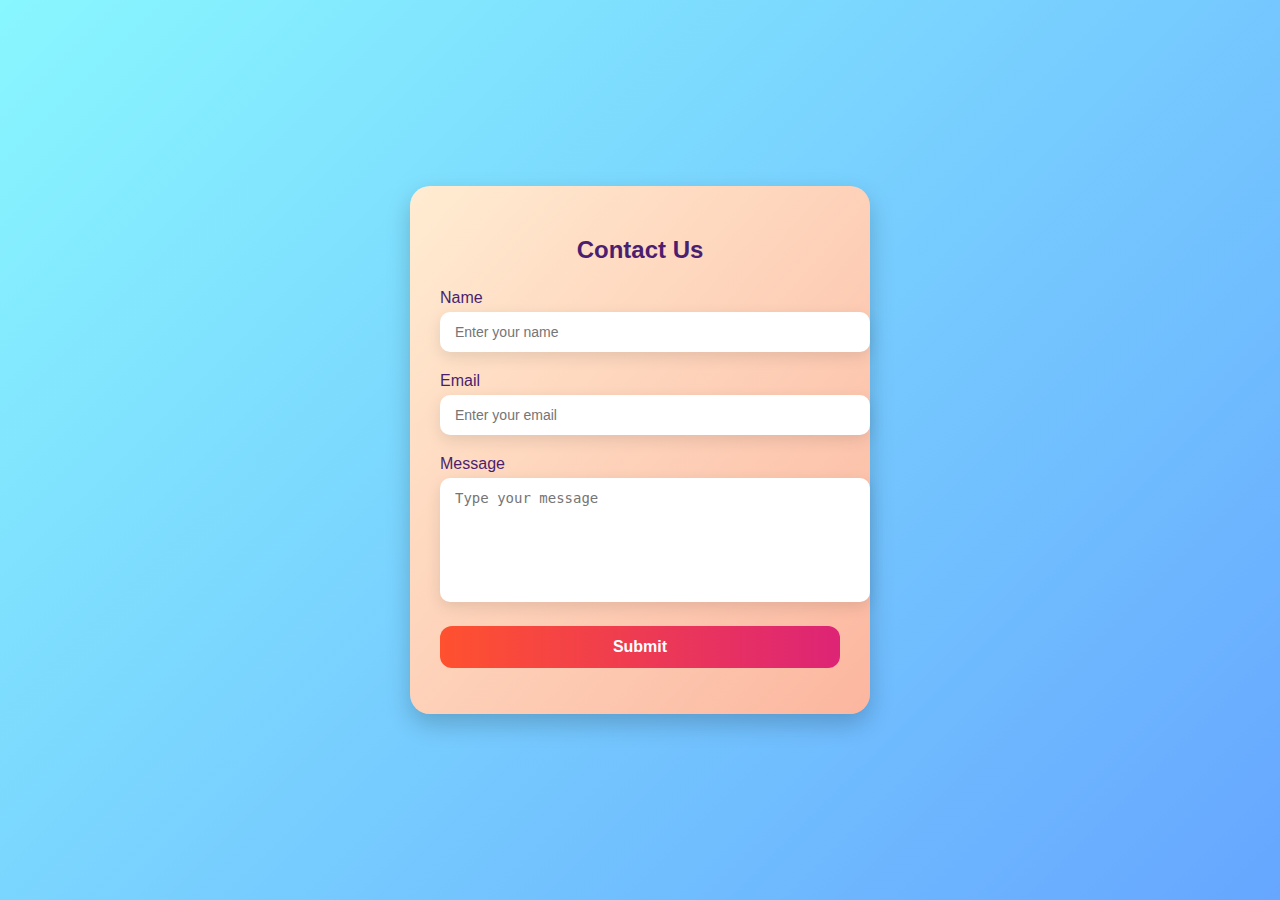
<file: index.html>
<!DOCTYPE html>
<html lang="en">
<head>
    <meta charset="UTF-8">
    <meta name="viewport" content="width=device-width, initial-scale=1.0">
 <title>Contact Form</title>
    <link rel="stylesheet" href="style.css">
</head>
<body>
    <div class="container">
        <h2>Contact Us</h2>
        <form id="contactForm" novalidate>
            <div class="form-group">
                <label for="name">Name</label>
          <input type="text" id="name" name="name" placeholder="Enter your name">
                <span class="error" id="nameError"></span>
            </div>

            <div class="form-group">
                <label for="email">Email</label>
            <input type="text" id="email" name="email" placeholder="Enter your email">
                <span class="error" id="emailError"></span>
            </div>

            <div class="form-group">
                <label for="message">Message</label>
                <textarea id="message" name="message" placeholder="Type your message"></textarea>
                <span class="error" id="messageError"></span>
            </div>

            <button type="submit">Submit</button>
          <p class="success" id="successMsg"></p>
        </form>
    </div>

    <script src="script.js"></script>
</body>
</html>
</file>
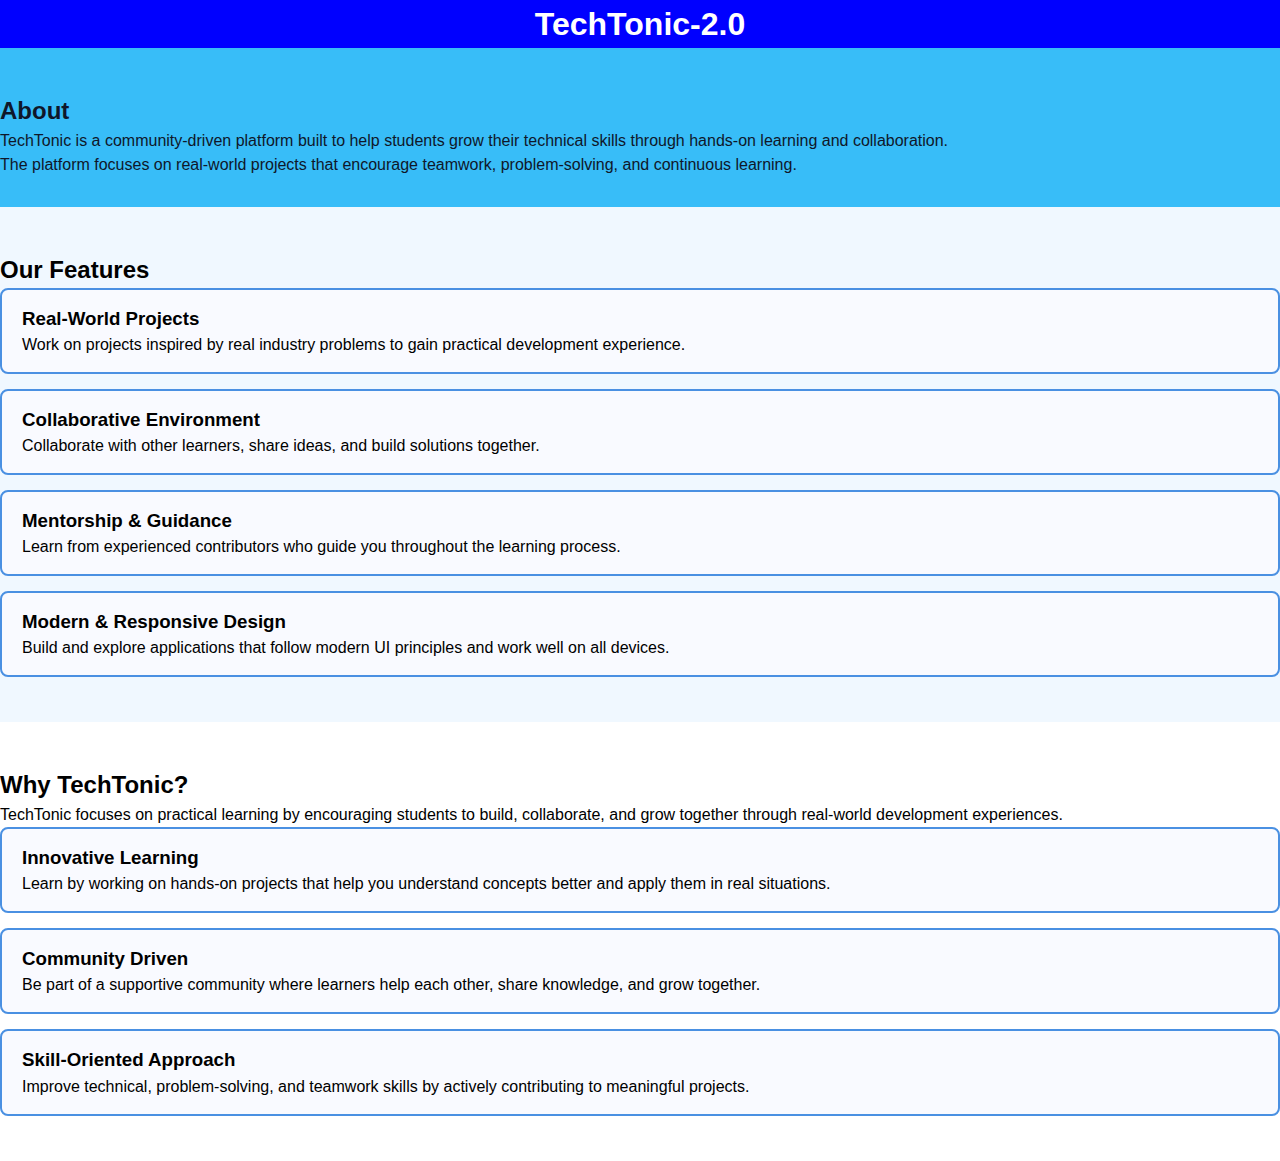
<file: contributors/IIT2025077/index.html>
<!DOCTYPE html>
<html lang="en">
  <head>
    <meta charset="UTF-8" />
    <meta name="viewport" content="width=device-width, initial-scale=1.0" />
    <title>Task 01 - Landing Section</title>
    <link rel="stylesheet" href="./style.css" />
  </head>
  <body>
    <!-- Existing content -->

    <!-- TODO: Add your new section below -->
     <div>
    <Header>
        <h1>TechTonic-2.0</h1>
     </Header>
     </div>
     <div>
     <Section class="About">
        <h2>About</h2>
        <p>TechTonic is a community-driven platform built to help students grow their technical skills through hands-on learning and collaboration.</p>
        <p>The platform focuses on real-world projects that encourage teamwork, problem-solving, and continuous learning.</p>
     </Section>
     <Section class="Features">
        <h2>Our Features</h2>
        <div>
            <h3>Real-World Projects</h3>
            <p>Work on projects inspired by real industry problems to gain practical development experience.</p>
        </div>
        <div>
        <h3>Collaborative Environment</h3>
        <p>Collaborate with other learners, share ideas, and build solutions together.</p>
        </div>
        <div>
            <h3>Mentorship & Guidance</h3>
            <p>Learn from experienced contributors who guide you throughout the learning process.</p>
        </div>
        <div>
            <h3>Modern & Responsive Design</h3>
            <p>Build and explore applications that follow modern UI principles and work well on all devices.</p>
        </div>
     </Section>
     </div>
     <Section class="Why">
        <h2>Why TechTonic?</h2>
        <p>TechTonic focuses on practical learning by encouraging students to build, collaborate, and grow together through real-world development experiences.</p>
        <article>
        <h3>Innovative Learning</h3>
        <p>
        Learn by working on hands-on projects that help you understand concepts
        better and apply them in real situations.
        </p>
        </article>
        <article>
        <h3>Community Driven</h3>
        <p>
        Be part of a supportive community where learners help each other, share knowledge, and grow together.
        </p>
        </article>
        <article>
        <h3>Skill-Oriented Approach</h3>
        <p>
        Improve technical, problem-solving, and teamwork skills by actively contributing to meaningful projects.
        </p>
        </article>
     </Section>
  </body>
</html>
</file>
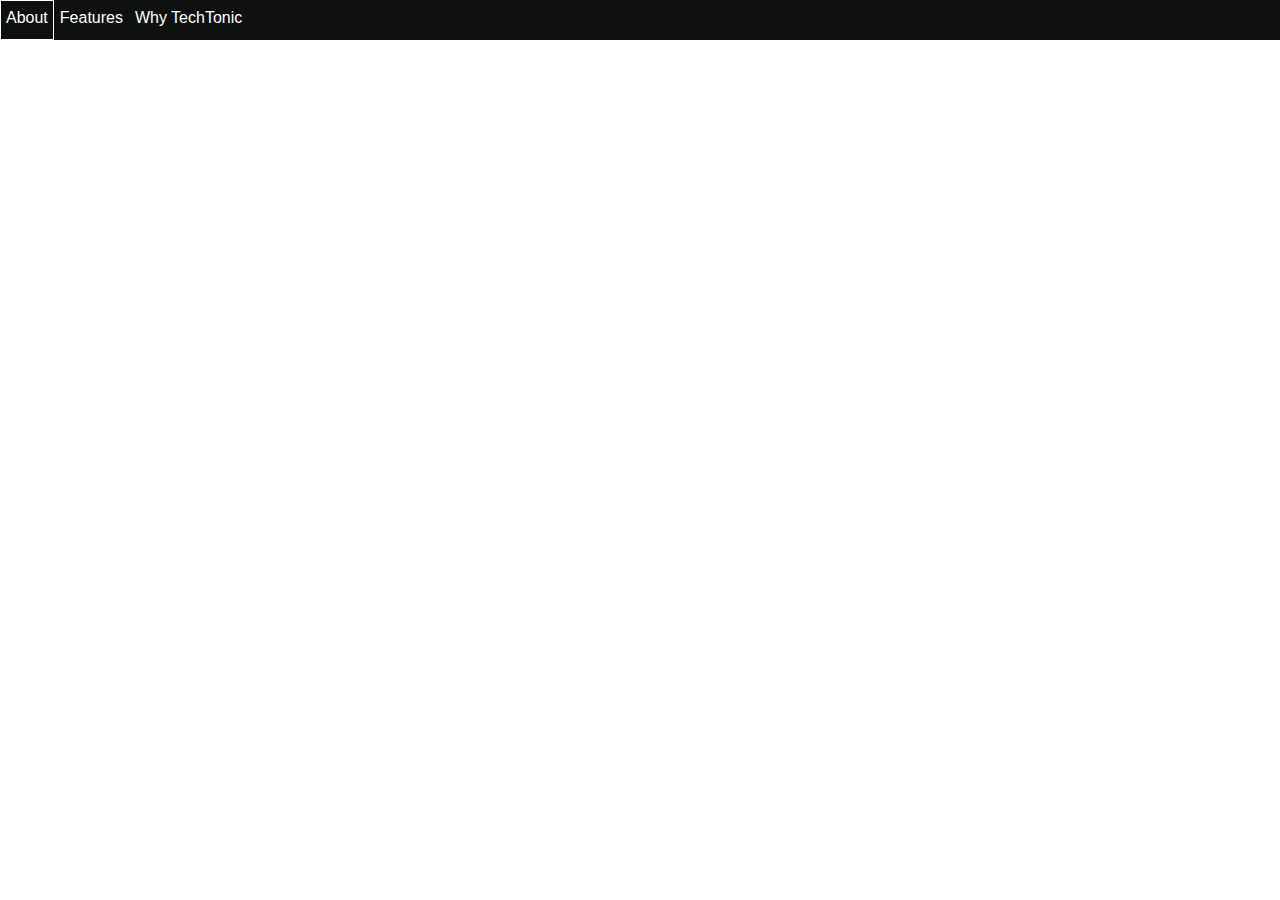
<file: contributors/IIT2025077/task-01/index.html>
<!DOCTYPE html>
<html lang="en">
  <head>
    <meta charset="UTF-8" />
    <meta name="viewport" content="width=device-width, initial-scale=1.0" />
    <title>Task 01 - Landing Section</title>
    <link rel="stylesheet" href="./style.css">
  </head>
  <body>
    <!-- Existing content -->
    
    <!-- TODO: Add your new section below -->
     <header>
        <div class="navbar">
            <div class="About border">
                <section><a href="About.html">About</a></section>
            </div>
            <div class="Features border">
                <section><a href="Features.html">Features</a></section>
            </div>
            <div class="WhyTechTonic border">
                <section><a href="Why_Techtonic.html">Why TechTonic</a></section>
            </div>
        
        </div>
     </header>
  </body>
</html>
</file>
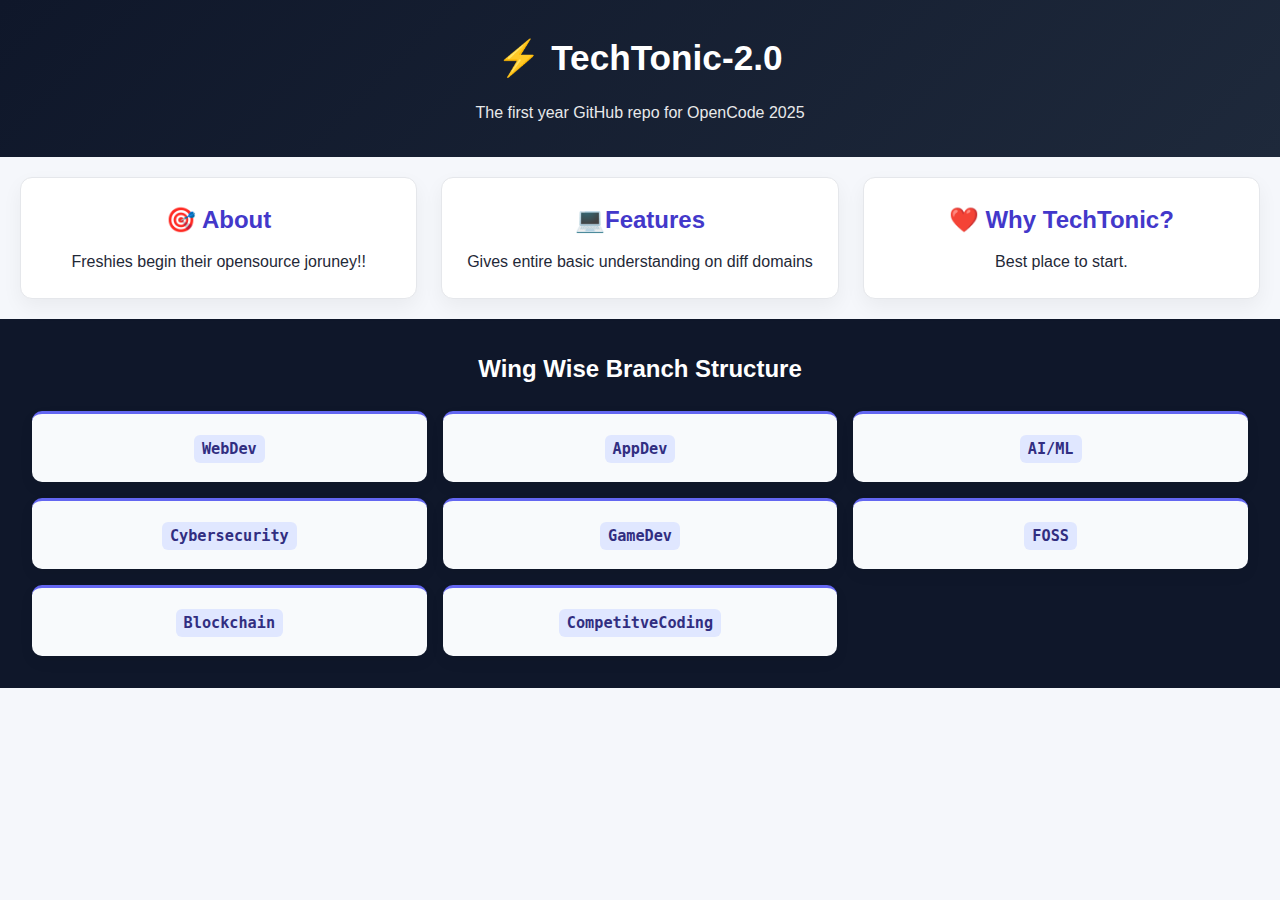
<file: webdev/contributors/IIT2025003/index.html>
<!DOCTYPE html>
<html lang="en">
  <head>
    <meta charset="UTF-8" />
    <meta name="viewport" content="width=device-width, initial-scale=1.0" />
    <title>Task 01 - Landing Section</title>
    <link rel="stylesheet" href="style.css"/>
  </head>
  <body>
    <!-- Existing content -->
     <header class="main-header">
        <h1> ⚡ TechTonic-2.0</h1>
        <p>The first year GitHub repo for OpenCode 2025</p>
     </header>

     <section class="overview">
        <article>
            <h2>🎯 About</h2>
            <p>Freshies begin their opensource joruney!!</p>
        </article>

        <article>
            <h2>💻Features</h2>
            <p>Gives entire basic understanding on diff domains</p>
        </article>

        <article>
            <h2>❤️ Why TechTonic?</h2>
            <p>Best place to start.</p>
        </article>
     </section>


    <section class="sub-domains">
        <header>
            <h2>Wing Wise Branch Structure</h2>
        </header>

        <div class="card">
            <article>
                <h3><code>WebDev</code></h3>
            </article>

            <article>
                <h3><code>AppDev</code></h3>
            </article>

            <article>
                <h3><code>AI/ML</code></h3>
            </article>

            <article>
                <h3><code>Cybersecurity</code></h3>
            </article>


            <article>
                <h3><code>GameDev</code></h3>
            </article>

            <article>
                <h3><code>FOSS</code></h3>
            </article>

            <article>
                <h3><code>Blockchain</code></h3>
            </article>

            <article>
                <h3><code>CompetitveCoding</code></h3>
            </article>
        </div>

    </section>



    <!-- TODO: Add your new section below -->
  </body>
</html>
</file>
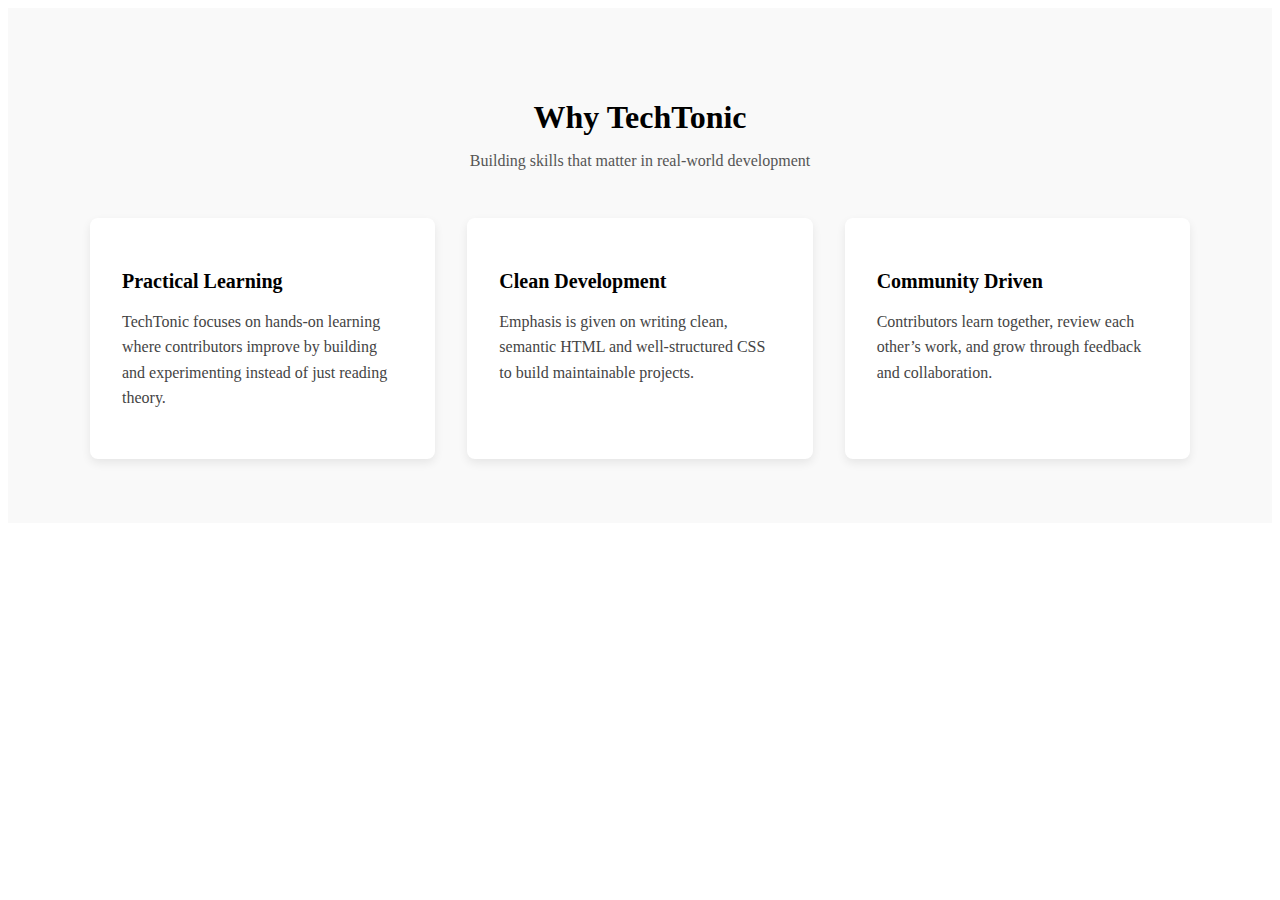
<file: webdev/contributors/2501010346/task-01/index.html>
<!DOCTYPE html>
<html lang="en">
<head>
  <meta charset="UTF-8">
  <meta http-equiv="X-UA-Compatible" content="IE=edge">
  <meta name="viewport" content="width=device-width, initial-scale=1.0">
  <title>Document</title>
  <link rel="stylesheet" href="index.css">
</head>
<body>
  <section class="about-section">
  <header class="about-header">
    <h2>Why TechTonic</h2>
    <p>Building skills that matter in real-world development</p>
  </header>
  <div class="about-content">
    <article class="about-card">
      <h3>Practical Learning</h3>
      <p>
        TechTonic focuses on hands-on learning where contributors improve by
        building and experimenting instead of just reading theory.
      </p>
    </article>
    <article class="about-card">
      <h3>Clean Development</h3>
      <p>
        Emphasis is given on writing clean, semantic HTML and well-structured CSS
        to build maintainable projects.
      </p>
    </article>
    <article class="about-card">
      <h3>Community Driven</h3>
      <p>
        Contributors learn together, review each other’s work, and grow through
        feedback and collaboration.
      </p>
    </article>
  </div>
</section>
</body>
</html>
</file>
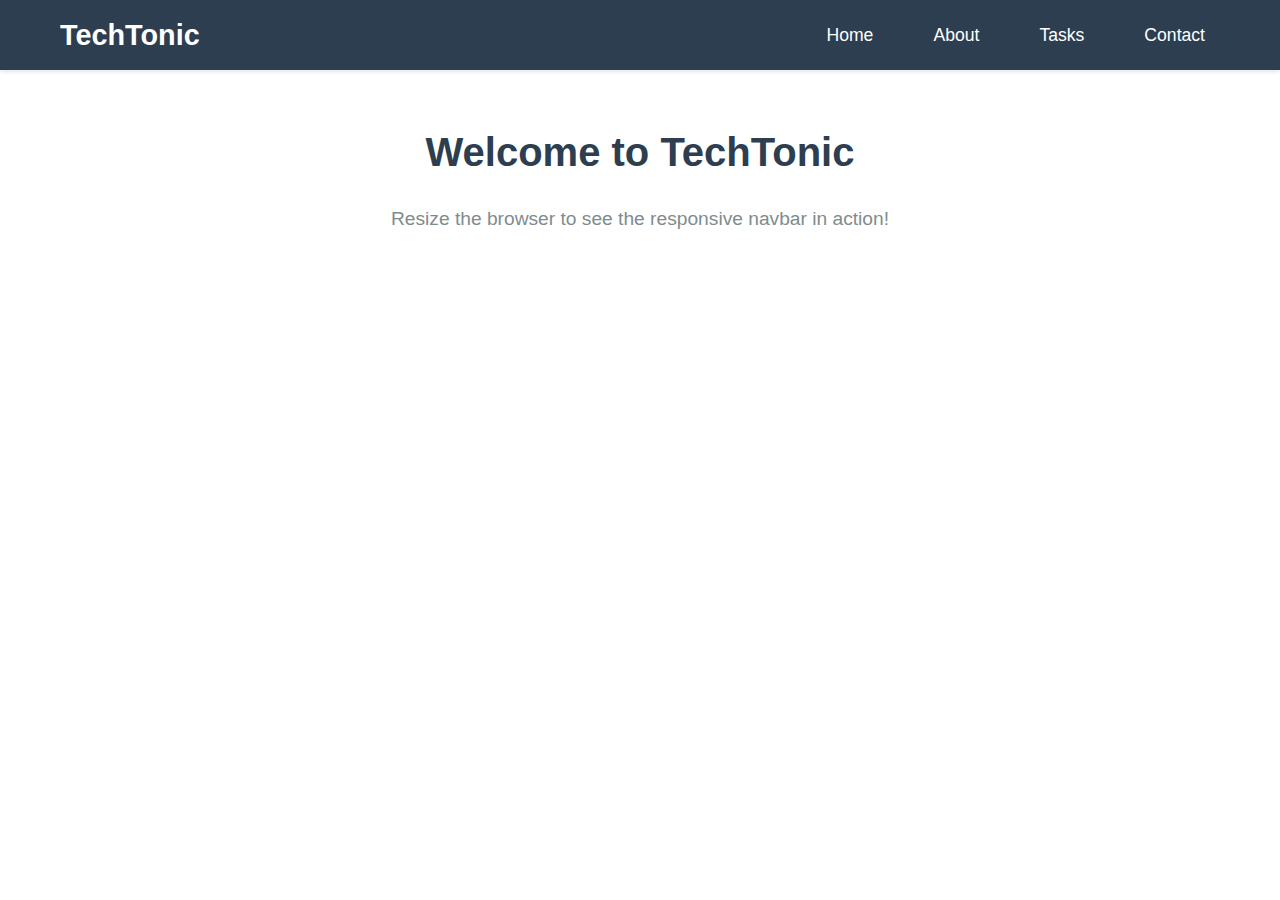
<file: webdev/contributors/A2305225427/task-02/index.html>
<!DOCTYPE html>
<html lang="en">
<head>
    <meta charset="UTF-8">
    <meta name="viewport" content="width=device-width, initial-scale=1.0">
    <title>TechTonic - Responsive Navbar</title>
    <link rel="stylesheet" href="style.css">
</head>
<body>
    <nav class="navbar">
        <div class="nav-container">
            <!-- Logo/Brand -->
            <div class="nav-brand">
                <h2>TechTonic</h2>
            </div>

            <!-- Navigation Links -->
            <ul class="nav-menu">
                <li class="nav-item">
                    <a href="#home" class="nav-link">Home</a>
                </li>
                <li class="nav-item">
                    <a href="#about" class="nav-link">About</a>
                </li>
                <li class="nav-item">
                    <a href="#tasks" class="nav-link">Tasks</a>
                </li>
                <li class="nav-item">
                    <a href="#contact" class="nav-link">Contact</a>
                </li>
            </ul>

            <!-- Hamburger Menu Icon -->
            <div class="hamburger">
                <span class="bar"></span>
                <span class="bar"></span>
                <span class="bar"></span>
            </div>
        </div>
    </nav>

    <!-- Demo Content -->
    <main class="content">
        <h1>Welcome to TechTonic</h1>
        <p>Resize the browser to see the responsive navbar in action!</p>
    </main>

    <script src="script.js"></script>
</body>
</html>
</file>
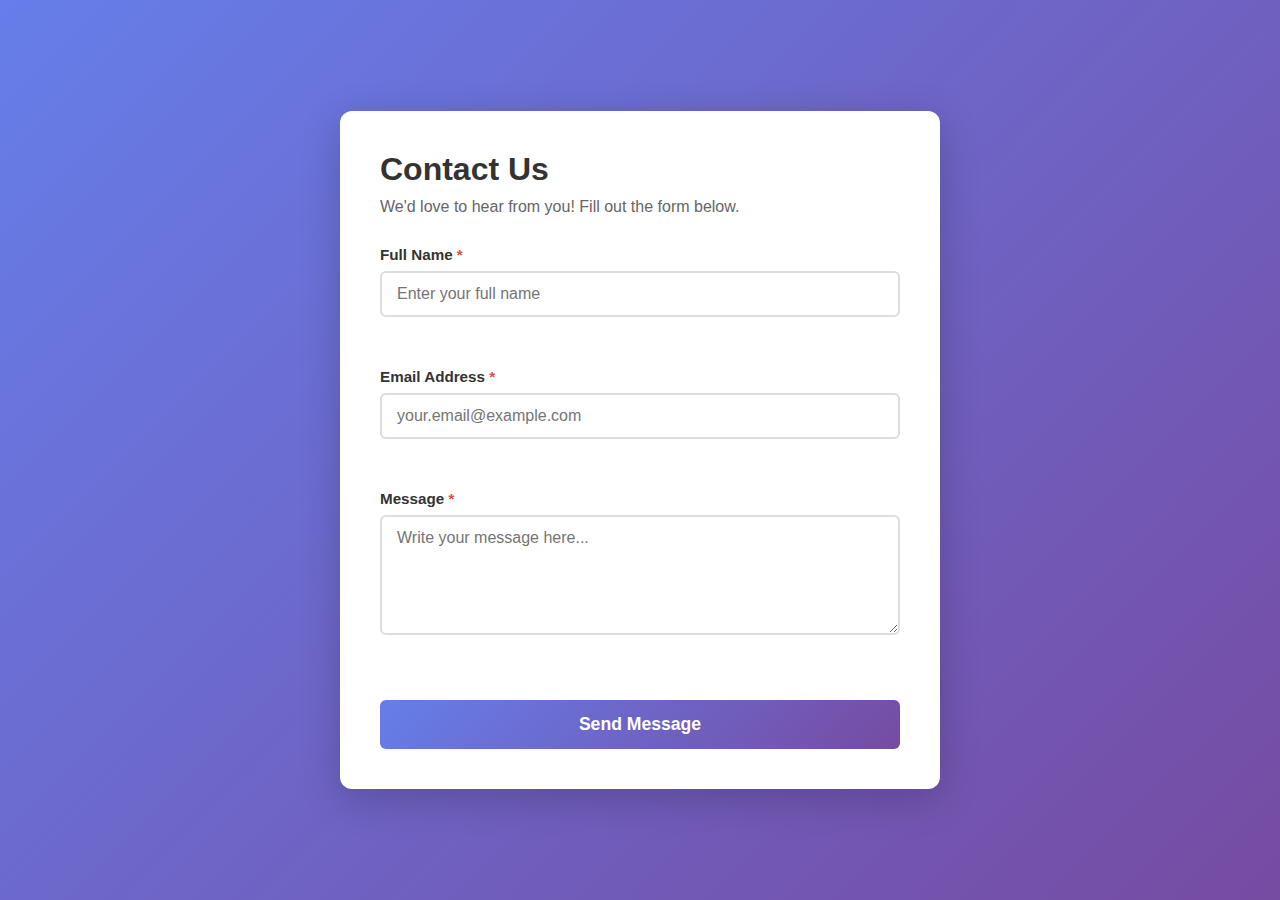
<file: webdev/contributors/A2305225427/task-03/index.html>
<!DOCTYPE html>
<html lang="en">
<head>
    <meta charset="UTF-8">
    <meta name="viewport" content="width=device-width, initial-scale=1.0">
    <title>Contact Form - TechTonic</title>
    <link rel="stylesheet" href="style.css">
</head>
<body>
    <div class="container">
        <div class="form-wrapper">
            <h1>Contact Us</h1>
            <p class="subtitle">We'd love to hear from you! Fill out the form below.</p>

            <form id="contactForm" novalidate>
                <!-- Name Field -->
                <div class="form-group">
                    <label for="name">Full Name <span class="required">*</span></label>
                    <input 
                        type="text" 
                        id="name" 
                        name="name" 
                        placeholder="Enter your full name"
                    >
                    <span class="error-message" id="nameError"></span>
                </div>

                <!-- Email Field -->
                <div class="form-group">
                    <label for="email">Email Address <span class="required">*</span></label>
                    <input 
                        type="email" 
                        id="email" 
                        name="email" 
                        placeholder="your.email@example.com"
                    >
                    <span class="error-message" id="emailError"></span>
                </div>

                <!-- Message Field -->
                <div class="form-group">
                    <label for="message">Message <span class="required">*</span></label>
                    <textarea 
                        id="message" 
                        name="message" 
                        rows="5" 
                        placeholder="Write your message here..."
                    ></textarea>
                    <span class="error-message" id="messageError"></span>
                </div>

                <!-- Submit Button -->
                <button type="submit" class="submit-btn">Send Message</button>
            </form>

            <!-- Success Message (hidden initially) -->
            <div class="success-message" id="successMessage">
                <svg class="success-icon" viewBox="0 0 24 24" fill="none">
                    <path d="M9 12l2 2 4-4m6 2a9 9 0 11-18 0 9 9 0 0118 0z" stroke="currentColor" stroke-width="2"/>
                </svg>
                <h3>Message Sent Successfully!</h3>
                <p>Thank you for contacting us. We'll get back to you soon.</p>
            </div>
        </div>
    </div>

    <script src="script.js"></script>
</body>
</html>
</file>
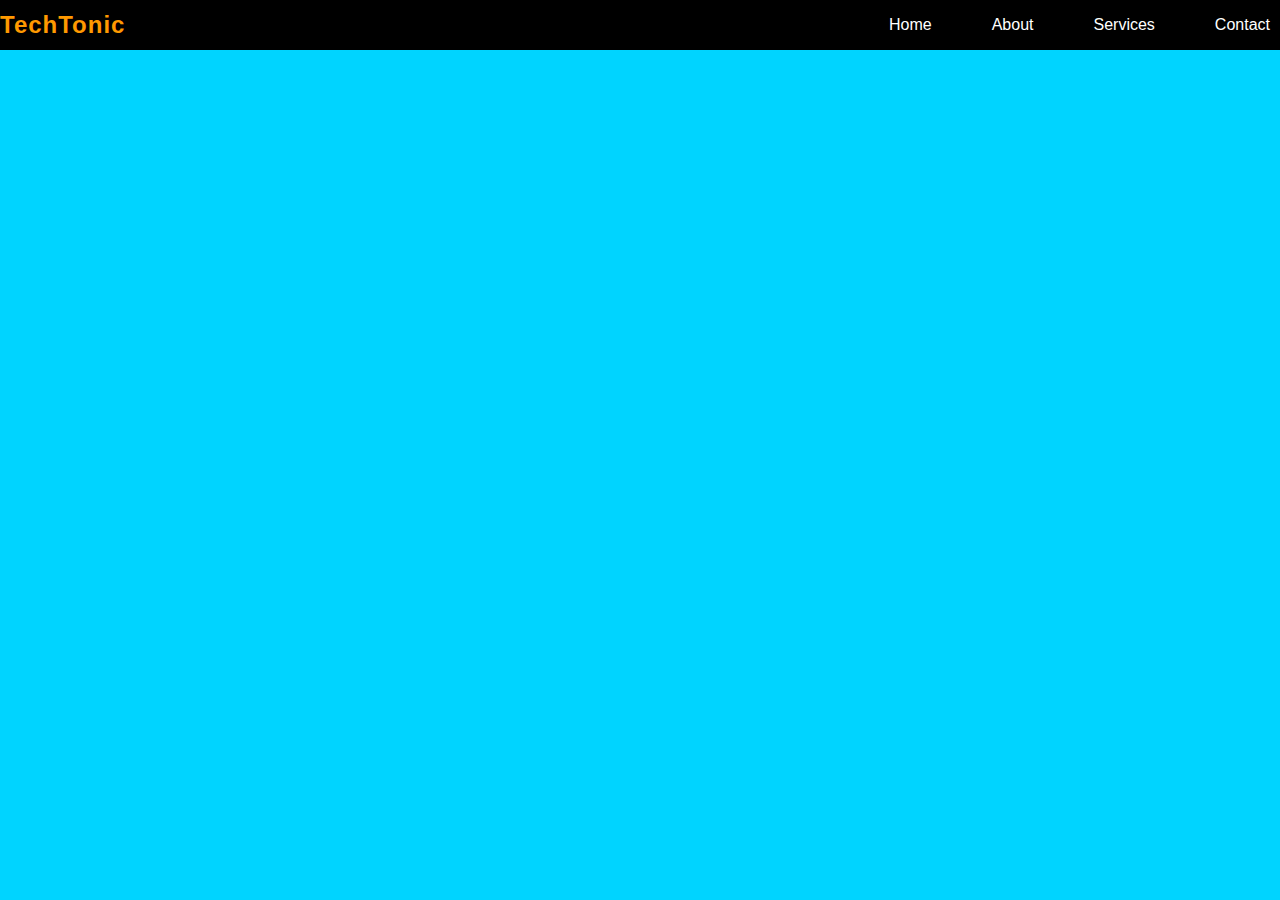
<file: webdev/contributors/IIT2025077/task-02/index.html>
<!DOCTYPE html>
<html lang="en">
  <head>
    <meta charset="UTF-8" />
    <meta name="viewport" content="width=device-width, initial-scale=1.0" />
    <title>Task 02 - Navbar</title>
    <link rel="stylesheet" href="style.css" />
  </head>
  <body>
    <!-- TODO: Navbar goes here -->
    <header>
        <div class="navbar">
            <div class="logo">TechTonic</div>
            <div id="navlinks" class="navlinks">
            <a href="#home">Home</a>
            <a href="#about">About</a>
            <a href="#services">Services</a>
            <a href="#contact">Contact</a>
            </div>
        <div id="hamburger" class="hamburger">☰</div>
        </div>
     </header>
    <script src="script.js"></script>
  </body>
</html>
</file>
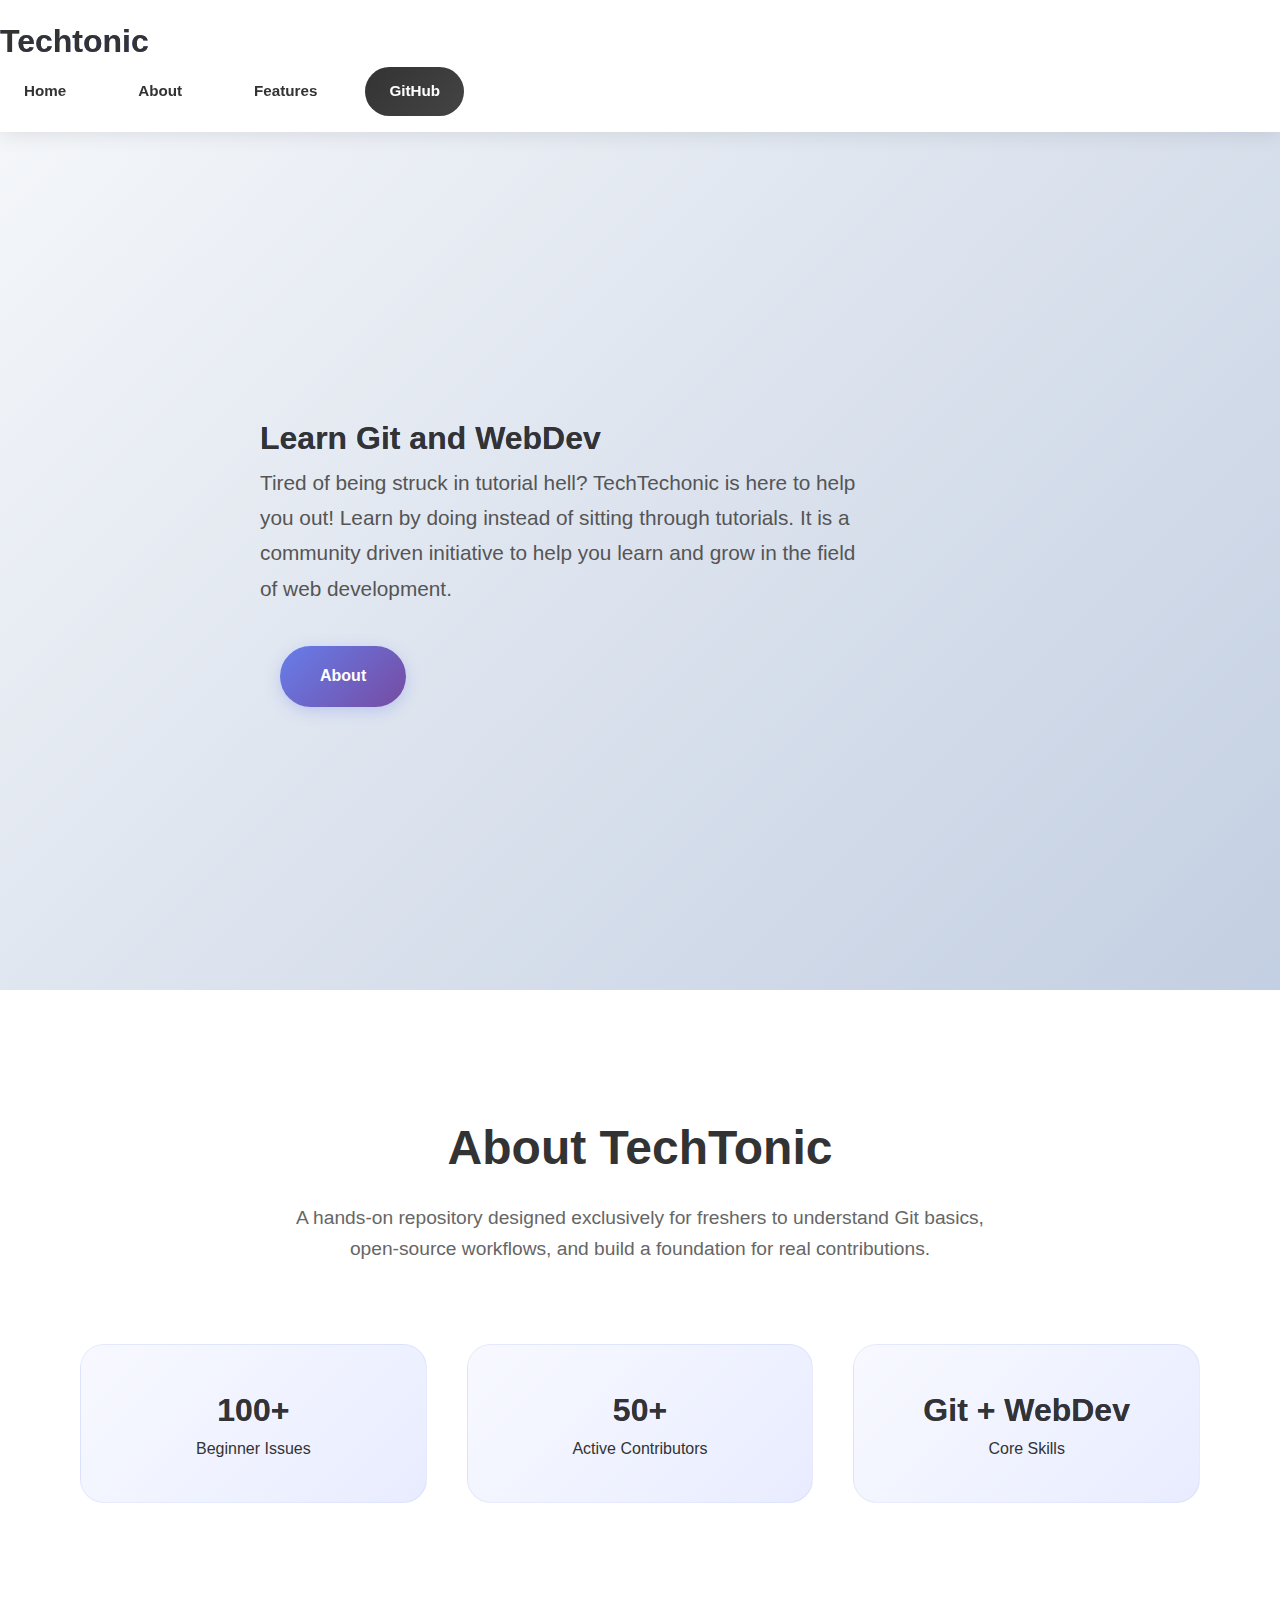
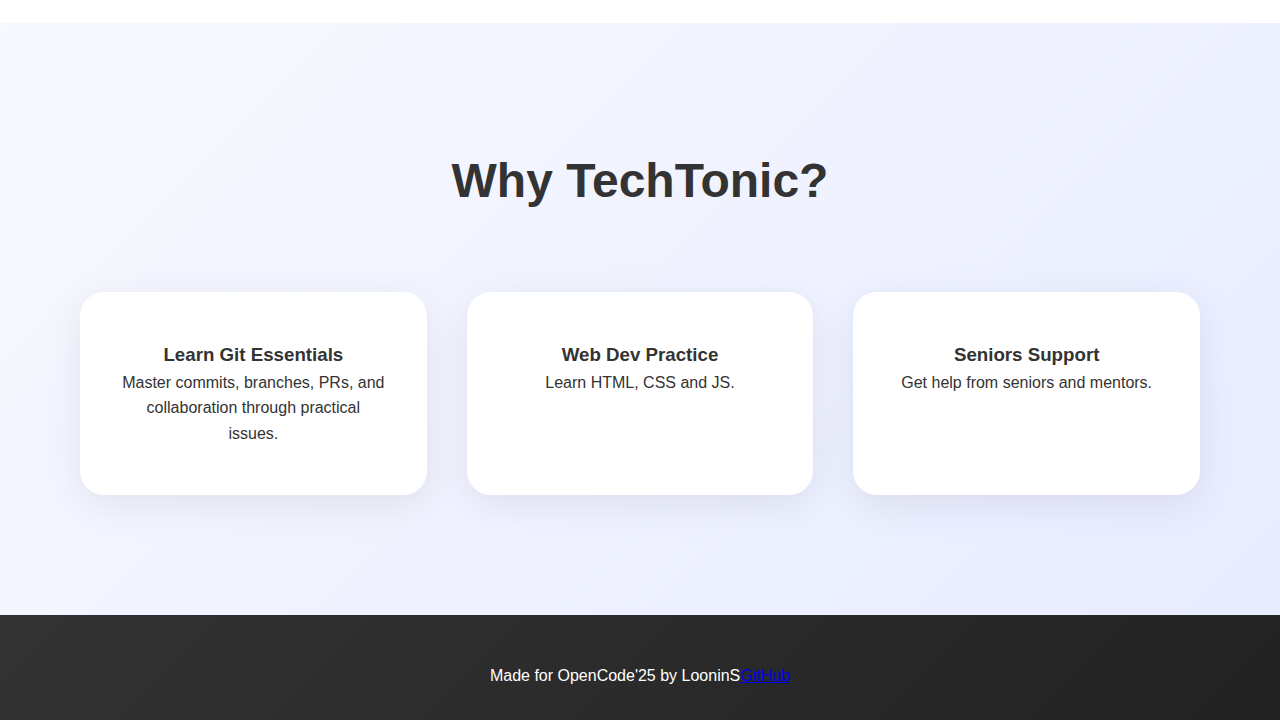
<file: webdev/contributors/iit2025099/task1/index.html>
<!DOCTYPE html>
<html lang="en">

<head>
    <meta charset="UTF-8" />
    <meta name="viewport" content="width=device-width, initial-scale=1.0" />
    <title>Task 01 - Landing Section</title>
    <link rel="stylesheet" href="styles.css" />
</head>

<body>
    <!-- Existing content -->

    <!-- TODO: Add your new section below -->
    <nav aria-label="Main navigation">
        <header>
            <h2>Techtonic</h2>
        </header>
        <ul role="menubar">
            <li><a href=#home>Home</a></li>
            <li><a href=#about>About</a></li>
            <li><a href=#features>Features</a></li>
            <li><a href="https://github.com/opencodeiiita/TechTonic-2.0">GitHub</a></li>
        </ul>
    </nav>
    <main>
        <section id="home">
            <div>
                <header>
                    <h1>Learn Git and WebDev</h1>
                    <p>Tired of being struck in tutorial hell? TechTechonic is here to help you out!
                        Learn by doing instead of sitting through tutorials. It is a community driven
                        initiative to help you learn and grow in the field of web development.
                    </p>
                </header>
                <div>
                    <a href=#about>About</a>
                </div>
            </div>
        </section>
        <section id="about">
            <div>
                <header>
                    <h2>About TechTonic</h2>
                    <p>A hands-on repository designed exclusively for freshers to understand Git basics, open-source
                        workflows, and build a foundation for real contributions.</p>
                </header>
                <div>
                    <article>
                        <h3>100+</h3>
                        <p>Beginner Issues</p>
                    </article>
                    <article>
                        <h3>50+</h3>
                        <p>Active Contributors</p>
                    </article>
                    <article>
                        <h3>Git + WebDev</h3>
                        <p>Core Skills</p>
                    </article>
                </div>
            </div>
        </section>
        <section id="features">
            <div>
                <header>
                    <h2>Why TechTonic?</h2>
                </header>
                <div>
                    <article>
                        <h3> Learn Git Essentials</h3>
                        <p>Master commits, branches, PRs, and collaboration through practical issues.</p>
                    </article>
                    <article>
                        <h3>Web Dev Practice</h3>
                        <p>Learn HTML, CSS and JS.</p>
                    </article>
                    <article>
                        <h3>Seniors Support</h3>
                        <p>Get help from seniors and mentors.</p>
                    </article>
                </div>
            </div>
        </section>
    </main>

    <footer>
        <div>
            <p>Made for OpenCode'25 by LooninS<a href="https://github.com/opencodeiiita/TechTonic-2.0">GitHub</a></p>
        </div>
    </footer>


</body>

</html>
</file>
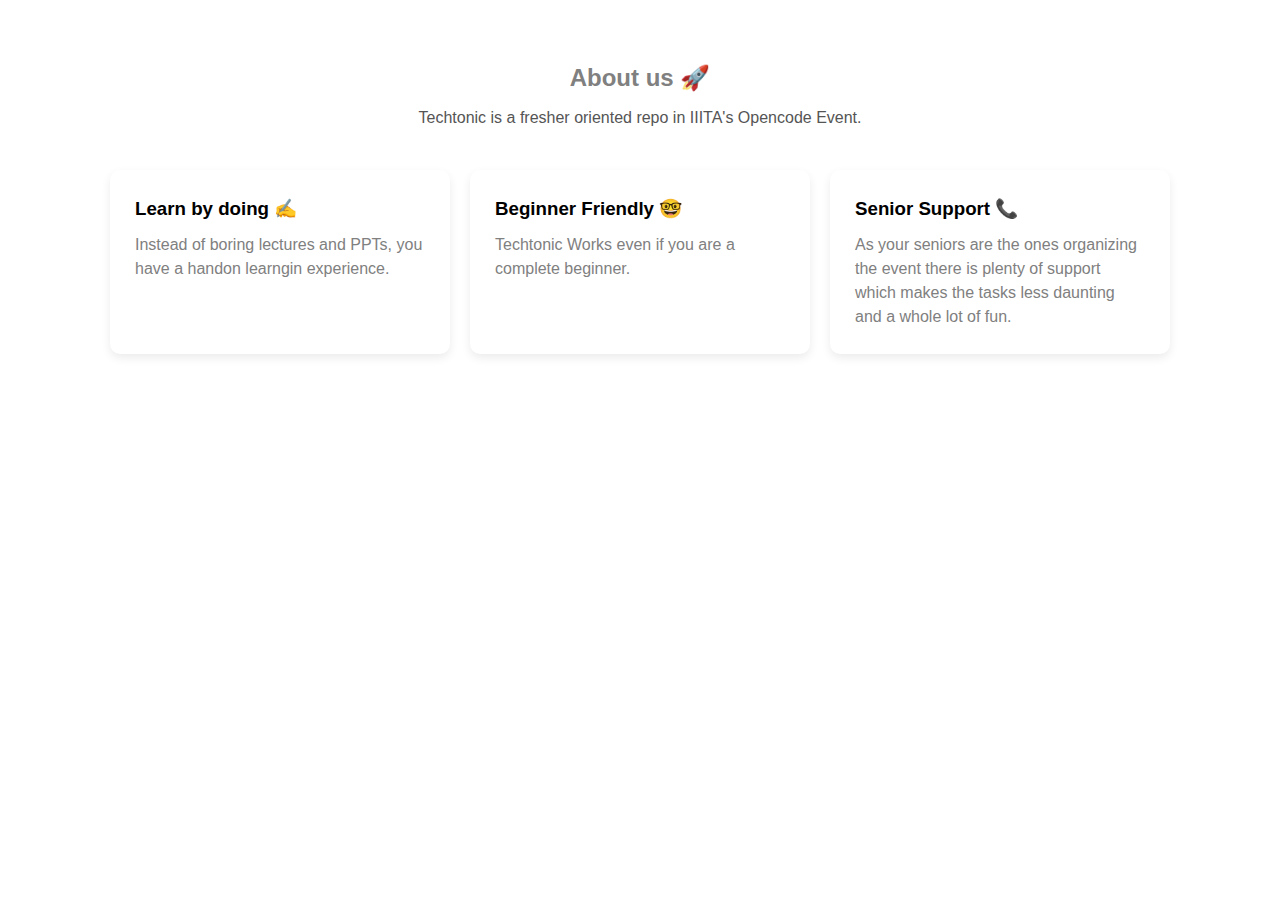
<file: webdev/contributors/IIT2025232/task-01/index.html>
<!DOCTYPE html>
<html lang="en">
  <head>
    <meta charset="UTF-8" />
    <meta name="viewport" content="width=device-width, initial-scale=1.0" />
    <title>Task 01 - Landing Section</title>
    <link rel="stylesheet" href="style.css" />
  </head>
  <body>
   <section class="main"> 
    <header class="section-header">
      <h2>About us 🚀</h2>
      <p>Techtonic is a fresher oriented repo in IIITA's Opencode Event.</p>
    </header>
   <div class="features">
    <article class="feature">
      <h3>Learn by doing ✍️</h3>
      <p>Instead of boring lectures and PPTs, you have a handon learngin experience.</p>
    </article>
    <article class="feature">
      <h3>Beginner Friendly 🤓</h3>
      <p>Techtonic Works even if you are a complete beginner.</p>
    </article>
    <article class="feature">
      <h3>Senior Support 📞</h3>
      <p>As your seniors are the ones organizing the event there is plenty of support which makes the tasks less daunting and a whole lot of fun.</p>
    </article>
   </div> 
   </section>
  </body>
</html>
</file>
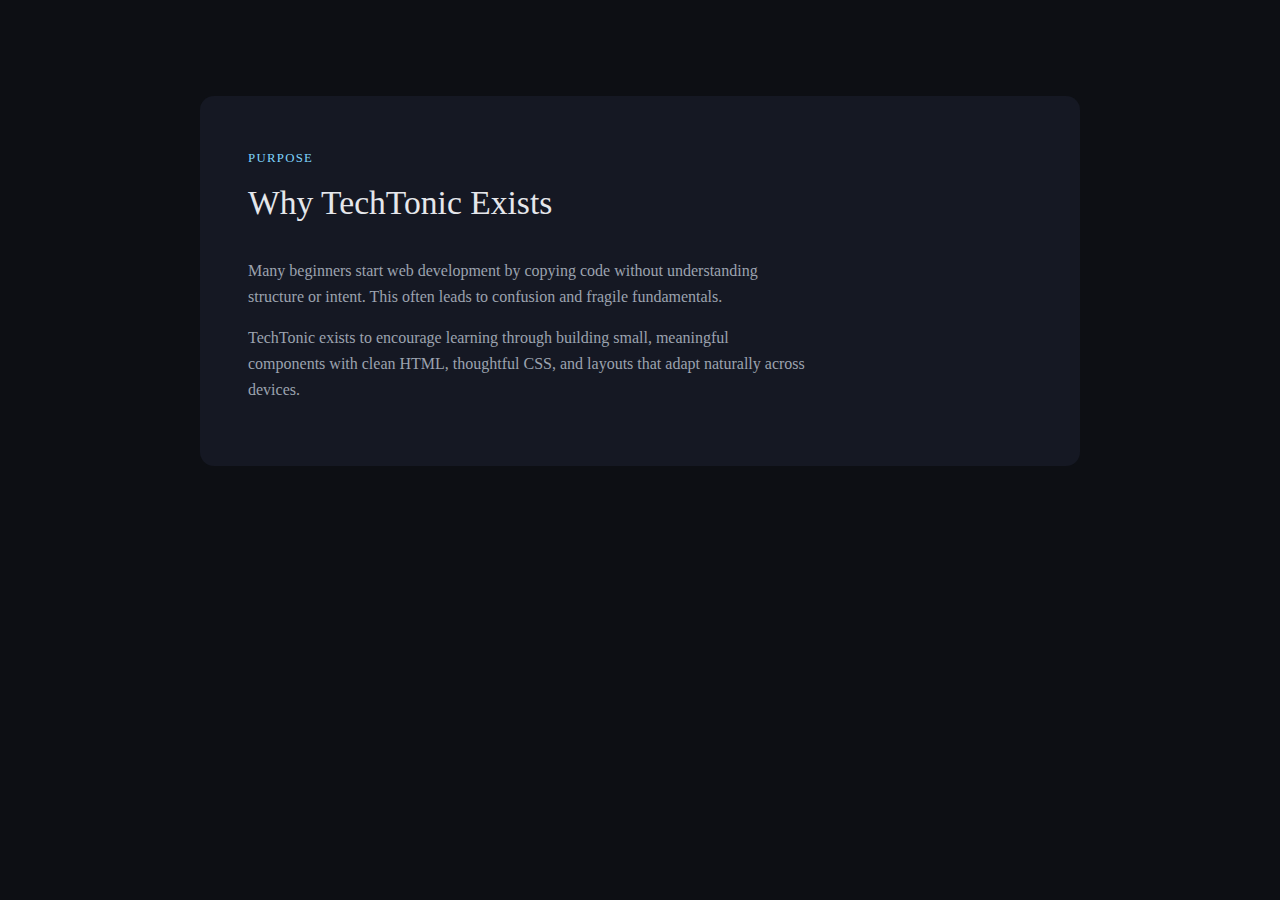
<file: webdev/contributors/udaycodespace/task-01/index.html>
<!DOCTYPE html>
<html lang="en">
<head>
  <meta charset="UTF-8" />
  <meta name="viewport" content="width=device-width, initial-scale=1.0" />
  <title>Why TechTonic Exists</title>
  <link rel="stylesheet" href="style.css" />
</head>
<body>

  <section class="context-section">
    <header class="context-header">
      <span class="context-tag">Purpose</span>
      <h2>Why TechTonic Exists</h2>
    </header>

    <article class="context-content">
      <p>
        Many beginners start web development by copying code without
        understanding structure or intent. This often leads to confusion
        and fragile fundamentals.
      </p>

      <p>
        TechTonic exists to encourage learning through building small,
        meaningful components with clean HTML, thoughtful CSS, and layouts
        that adapt naturally across devices.
      </p>
    </article>
  </section>

</body>
</html>
</file>
<file: style.css>
body {
    font-family: 'Poppins', sans-serif;
    background: linear-gradient(135deg, #89f7fe, #66a6ff);
    display: flex;
    justify-content: center;
    align-items: center;
    height: 100vh;
    margin: 0;
}

.container {
    width: 400px;
    background: linear-gradient(to bottom right, #ffecd2, #fcb69f);
    padding: 30px;
    border-radius: 20px;
    box-shadow: 0 10px 25px rgba(0,0,0,0.2);
    transition: transform 0.3s ease;
}

.container:hover {
    transform: scale(1.05);
}

h2 {
    text-align: center;
    margin-bottom: 25px;
    color: #4b1f6f;
    font-weight: 700;
}

.form-group {
    margin-bottom: 20px;
    position: relative;
}

label {
    display: block;
    margin-bottom: 5px;
    color: #4b1f6f;
    font-weight: 500;
}

input, textarea {
    width: 100%;
   padding: 12px 15px;
 border: none;
  border-radius: 10px;
    box-shadow: 0 5px 15px rgba(0,0,0,0.1);
     outline: none;
    font-size: 14px;
    transition: 0.3s;
}

input:focus, textarea:focus { box-shadow: 0 5px 15px rgba(75, 31, 111, 0.3);
}

textarea {
    resize: none;
 height: 100px;
}

.error { color: #d32f2f;
    font-size: 13px;
margin-top: 5px;
    position: absolute;
bottom: -18px;
    left: 0;
}

.success {
    color: #388e3c;
    text-align: center;
    font-weight: 600;
    margin-top: 10px;
}

button { width: 100%;
 padding: 12px;
     background: linear-gradient(to right, #ff512f, #dd2476);
border: none;
    border-radius: 12px;
 color: white;
     font-weight: 600;
    cursor: pointer;
    font-size: 16px;
transition: 0.3s;
}

button:hover {
background: linear-gradient(to right, #dd2476, #ff512f);
}
</file>
<file: contributors/IIT2025077/style.css>
/* Base styles */
* {
  margin: 0;
  padding: 0;
  box-sizing: border-box;
}

body {
  font-family: sans-serif;
  line-height: 1.5;
}
Header{
    background-color: blue;
    color:white;
    text-align: center;
}
.About{
    background-color: rgb(55, 168, 255);
}
.Features{
    background-color: aliceblue;
}
.Why{
    background-color: white;
}
Section{
    padding-top:45px; 
    padding-bottom: 30px;
}
.About {
  background-color: #38bdf8;
  color: #0f172a;
}

.About h2 {
  color: #0f172a;
}

.about p {
  font-size: 16px;
}
.features {
  background-color: #f1f5f9;
}

.features h2 {
  text-align: center;
  margin-bottom: 40px;
}

.features > div {
  max-width: 1000px;
  margin: auto;
}
.features h3 {
  margin-top: 25px;
  color: #0f172a;
}
.why {
  background-color: #ffffff;
}

.why h2 {
  text-align: center;
}

.why h3 {
  margin-top: 25px;
  color: #1e40af;
}
article {
    border: 2px solid #4A90E2; 
    border-radius: 8px;          
    padding: 15px 20px;          
    margin-bottom: 15px;         
    background-color: #f9faff; 
}
.Features div{
    border: 2px solid #4A90E2; 
    border-radius: 8px;          
    padding: 15px 20px;          
    margin-bottom: 15px;         
    background-color: #f9faff; 
}
</file>
<file: contributors/IIT2025077/task-01/style.css>
/* Base styles */
* {
  margin: 0;
  padding: 0;
  box-sizing: border-box;
}

body {
  font-family: sans-serif;
  line-height: 1.5;
}
.navbar{
    height: 40px;
    background-color: #0f1111;
    color: white;
    display:flex;
    flex-wrap: wrap;
    flex-direction: row;
}
.navbar section{
    padding: 5px;
    color:white;
}
.border{
    border: 1.5px solid transparent;
}
.border:hover{
    border: 1.5px solid white;
}
.navbar a {
  color: white;         
  text-decoration: none; 
  font-weight: 500;
}
</file>
<file: webdev/contributors/IIT2025003/style.css>
/* Base styles */
* {
  margin: 0;
  padding: 0;
  box-sizing: border-box;
}

body {
  font-family: sans-serif;
  line-height: 1.5;
  background: #f5f7fb;
  color: #1f2937;
  
}


.main-header {
  background: linear-gradient(135deg, #0f172a, #1e293b);
  color: #fff;
  padding: 2rem;
  text-align: center;
}

.main-header h1{
    font-size: 2.2rem;
}

.main-header p{
    opacity: 0.9;
    margin-top:  1rem;
}

.section {
  padding: 3rem 1.5rem;
  max-width: 1100px;
}

.overview {
  display: grid;
  grid-template-columns: repeat(auto-fit,minmax(250px, 1fr));
  gap: 1.5rem;
  margin: 20px;
}


.overview article {
  background: white;
  padding: 1.5rem;
  border-radius: 12px;
  text-align: center;
  box-shadow: 0 8px 20px rgba(0, 0, 0, 0.05);
  border: 1px solid #e5e7eb;
}

.overview h2{
    margin-bottom: 0.75rem;
    color: #4338ca;
}


.sub-domains {
  gap: 1rem;
  padding: 2rem;
  background-color: #0f172a;
  color: #fff;
}

.sub-domains header{
    text-align: center;
    margin-bottom: 1.5rem;
}



.card{
    display: grid;
    grid-template-columns: repeat(auto-fit, minmax(300px, 1fr));
    gap: 1rem;

}


.card article{
  background: #f8fafc;
  padding: 1.25rem;
  text-align: center;
  border-radius: 10px;
  font-weight: 600;
  box-shadow: 0 6px 15px rgba(0, 0, 0, 0.05);
  min-height: 70px;
  border-top: 3px solid #6366f1
}

code {
  background: #e0e7ff;
  color: #312e81;
  padding: 0.3rem 0.5rem;
  border-radius: 6px;
}
</file>
<file: webdev/contributors/2501010346/task-01/index.css>
.about-section {
  padding: 4rem 2rem;
  background-color: #f9f9f9;
}
.about-header {
  text-align: center;
  margin-bottom: 3rem;
}
.about-header h2 {
  font-size: 2rem;
  margin-bottom: 0.5rem;
}
.about-header p {
  color: #555;
  font-size: 1rem;
}
.about-content {
  display: flex;
  gap: 2rem;
  justify-content: center;
  align-items: stretch;
  max-width: 1100px;
  margin: 0 auto;
}
.about-card {
  background-color: #ffffff;
  padding: 2rem;
  border-radius: 8px;
  flex: 1;
  box-shadow: 0 4px 10px rgba(0, 0, 0, 0.08);
}
.about-card h3 {
  margin-bottom: 1rem;
  font-size: 1.25rem;
}
.about-card p {
  color: #444;
  line-height: 1.6;
}
@media (max-width: 768px) {
  .about-content {
    flex-direction: column;
  }
}
</file>
<file: webdev/contributors/IIT2025077/task-02/style.css>
/* Base styles */
* {
  margin: 0;
  padding: 0;
  box-sizing: border-box;
}

body {
  font-family: sans-serif;
  line-height: 1.5;
}

.navbar{
    display: flex;
    justify-content: flex-start;
    align-items: center;
    background-color: black;
    height: 50px;
}
.logo{
    font-size: 1.5rem;
    font-weight: 700;
    letter-spacing: 1px;
    color: #ff9900;
}
.navlinks{
    display:flex;
    justify-content: space-evenly;
    gap: 50px;
    font-family: 'Poppins', sans-serif;
    margin-left: auto;
}
.navlinks a{
    color: white;
    text-decoration: none;
    font-size: 16px;
    padding-right: 10px;
    transition: color 0.3s ease;
    font-weight: 500;
    cursor: pointer;
}
.navlinks a:hover{
  text-decoration: underline;
  color: #00d4ff;
  transition: color 0.3s ease;
}
.hamburger {
  display: none;
  font-size: 24px;
  color: white;
  cursor: pointer;
}
@media (max-width: 768px) {
    .navlinks {
        display: none; 
        flex-direction: column;
        position: absolute;
        background-color: #111;
        height: 100%;
        z-index: 999; 
        right: 0;
        width: 70px;
        top: 50px;     
        margin-left: auto;
        padding-right: 10px;
    }
    .hamburger{
        display: block;
        margin-left: auto;
    }
}

.navlinks.active {
  display: flex;
}
body{
    background-color: #00d4ff;
}
</file>
<file: webdev/contributors/iit2025099/task1/styles.css>
body { 
    background: #f0f0f0 !important; 
    font-family: 'Segoe UI', Roboto, sans-serif;
    line-height: 1.6;
    color: #333;
    overflow-x: hidden;
}

* {
    margin: 0;
    padding: 0;
    box-sizing: border-box;
    scroll-behavior: smooth;
}

div {
    max-width: 1200px;
    margin: 0 auto;
    padding: 0 20px;
}

nav {
    position: fixed;
    top: 0;
    width: 100%;
    background: rgba(255, 255, 255, 0.98);
    backdrop-filter: blur(20px);
    z-index: 1000;
    padding: 1rem 0;
    box-shadow: 0 2px 20px rgba(0,0,0,0.1);
}

nav > div:first-child {
    display: flex;
    justify-content: space-between;
    align-items: center;
    padding: 0 20px;
    gap: 2rem;
}

nav h2, #home h1, #about article h3 {
    background: linear-gradient(135deg, #667eea 0%, #764ba2 100%);
    background-clip: text;
    font-weight: 800;
    font-size: clamp(1.5rem, 2.5vw, 2rem);
    margin: 0;
}

nav ul {
    display: flex;
    list-style: none;
    gap: 1.5rem;
    align-items: center;
    margin: 0;
}

nav a {
    text-decoration: none;
    color: #333;
    font-weight: 600;
    padding: 0.75rem 1.5rem;
    border-radius: 50px;
    transition: all 0.3s cubic-bezier(0.4, 0, 0.2, 1);
    font-size: 0.95rem;
    display: inline-block;
    white-space: nowrap;
}

nav a:hover {
    color: #667eea;
    transform: translateY(-2px);
    box-shadow: 0 5px 15px rgba(102, 126, 234, 0.2);
}

nav a[href*="github"] {
    background: linear-gradient(135deg, #333 0%, #444 100%);
    color: white !important;
}

nav a[href*="github"]:hover {
    background: linear-gradient(135deg, #667eea 0%, #764ba2 100%);
    transform: translateY(-2px);
}

main {
    margin-top: 90px;
}

#home {
    min-height: 100vh;
    display: flex;
    align-items: center;
    padding: 120px 20px 80px;
    background: linear-gradient(135deg, #f5f7fa 0%, #c3cfe2 100%);
}

#home > div {
    flex: 1;
    max-width: 800px;
}

#home p {
    font-size: clamp(1.1rem, 2.5vw, 1.3rem);
    margin-bottom: 2.5rem;
    color: #555;
    line-height: 1.7;
    max-width: 600px;
}

#home > div > div {
    display: flex;
    gap: 1rem;
    flex-wrap: wrap;
}

#home > div > div a {
    padding: 1.1rem 2.5rem;
    background: linear-gradient(135deg, #667eea 0%, #764ba2 100%);
    color: white;
    border-radius: 50px;
    text-decoration: none;
    font-weight: 700;
    font-size: 1rem;
    transition: all 0.3s ease;
    box-shadow: 0 4px 15px rgba(102, 126, 234, 0.3);
    display: inline-block;
}

#home > div > div a:hover {
    transform: translateY(-4px);
    box-shadow: 0 15px 35px rgba(102, 126, 234, 0.4);
}


#about {
    padding: 120px 0;
    background: #fff;
}

#about h2 {
    font-size: clamp(2rem, 4vw, 3rem);
    text-align: center;
    margin-bottom: 1rem;
    color: #333;
    font-weight: 700;
}

#about > div > header p {
    text-align: center;
    font-size: 1.2rem;
    max-width: 700px;
    margin: 0 auto 5rem;
    color: #666;
}

#about > div > div {
    display: grid;
    grid-template-columns: repeat(auto-fit, minmax(250px, 1fr));
    gap: 2.5rem;
    text-align: center;
}

#about article {
    padding: 2.5rem 1.5rem;
    background: linear-gradient(135deg, #f8f9ff 0%, #e8ecff 100%);
    border-radius: 24px;
    transition: all 0.3s ease;
    border: 1px solid rgba(102, 126, 234, 0.1);
}

#about article:hover {
    transform: translateY(-8px);
    box-shadow: 0 20px 40px rgba(102, 126, 234, 0.15);
}

#features {
    padding: 120px 0;
    background: linear-gradient(135deg, #f8f9ff 0%, #e8ecff 100%);
}

#features h2 {
    font-size: clamp(2rem, 4vw, 3rem);
    text-align: center;
    margin-bottom: 4.5rem;
    color: #333;
}

#features > div > div {
    display: grid;
    grid-template-columns: repeat(auto-fit, minmax(320px, 1fr));
    gap: 2.5rem;
}

#features article {
    background: white;
    padding: 3rem 2.5rem;
    border-radius: 24px;
    text-align: center;
    box-shadow: 0 10px 40px rgba(0,0,0,0.08);
    transition: all 0.4s ease;
}

#features article:hover {
    transform: translateY(-12px);
    box-shadow: 0 25px 60px rgba(0,0,0,0.15);
}

footer {
    padding: 3rem 0 2rem;
    background: linear-gradient(135deg, #333 0%, #222 100%);
    color: white;
    text-align: center;
}


@media (max-width: 768px) {
    
}
</file>
<file: webdev/contributors/IIT2025232/task-01/style.css>
/* Base styles */
* {
  margin: 0;
  padding: 0;
  box-sizing: border-box;
}

body {
  font-family: sans-serif;
  line-height: 1.5;
  color: grey;
}

.main{
  padding: 60px 20px;
  max-width: 1100px;
  margin: auto;
}
.section-header
{
  text-align: center;
  margin-bottom: 40px;
}
.section-header h2
{
  font-size: x-large;
  margin-bottom: 10px;
}
.section-header p
{
  color: #555;
}
.features
{
  display: flex;
  gap: 20px;
  justify-content: center;
}
.feature
{
  background-color: white;
  padding: 25px;
  border-radius: 10px;
  flex: 1;
  min-width: 250px;
  box-shadow: 0 4px 10px rgba(0, 0, 0, 0.08); 
}

.feature h3
{
  margin-bottom: 10px;
  color: black;
}

.feature p
{
  line-height: 1.5;
}
@media (max-width: 768px) {
    .features {
        flex-direction: column;
    }
}
</file>
<file: webdev/contributors/udaycodespace/task-01/style.css>
/* =========================
   Design Tokens
   ========================= */

:root {
  --bg-main: #0d0f14;
  --bg-surface: #151823;
  --text-primary: #e5e7eb;
  --text-secondary: #9ca3af;
  --accent: #7dd3fc;
}

/* =========================
   Base Reset
   ========================= */

* {
  box-sizing: border-box;
}

body {
  margin: 0;
  background-color: var(--bg-main);
  color: var(--text-primary);
  font-family: Georgia, serif;
  line-height: 1.6;
}

/* =========================
   Section Styling
   ========================= */

.context-section {
  max-width: 880px;
  margin: 96px auto;
  padding: 48px;
  background-color: var(--bg-surface);
  border-radius: 14px;
  animation: fadeInUp 0.8s ease-out forwards;
}

.context-header {
  margin-bottom: 28px;
}

.context-tag {
  display: inline-block;
  margin-bottom: 8px;
  font-size: 0.8rem;
  letter-spacing: 0.1em;
  text-transform: uppercase;
  color: var(--accent);
}

.context-header h2 {
  margin: 0;
  font-size: 2.1rem;
  font-weight: 500;
}

.context-content p {
  max-width: 70ch;
  margin-bottom: 16px;
  color: var(--text-secondary);
}

/* =========================
   Motion
   ========================= */

@keyframes fadeInUp {
  from {
    opacity: 0;
    transform: translateY(14px);
  }
  to {
    opacity: 1;
    transform: translateY(0);
  }
}

/* =========================
   Responsive
   ========================= */

@media (max-width: 600px) {
  .context-section {
    margin: 48px 16px;
    padding: 28px;
  }

  .context-header h2 {
    font-size: 1.6rem;
  }
}
</file>
<file: webdev/contributors/A2305225427/task-02/style.css>
/* Reset and Base Styles */
* {
    margin: 0;
    padding: 0;
    box-sizing: border-box;
}

body {
    font-family: 'Segoe UI', Tahoma, Geneva, Verdana, sans-serif;
    line-height: 1.6;
}

/* Navbar Container */
.navbar {
    background-color: #2c3e50;
    box-shadow: 0 2px 4px rgba(0, 0, 0, 0.1);
    position: sticky;
    top: 0;
    width: 100%;
    z-index: 1000;
}

.nav-container {
    max-width: 1200px;
    margin: 0 auto;
    padding: 0 20px;
    display: flex;
    justify-content: space-between;
    align-items: center;
    height: 70px;
}

/* Brand/Logo */
.nav-brand h2 {
    color: #fff;
    font-size: 1.8rem;
    font-weight: 700;
}

/* Navigation Menu */
.nav-menu {
    display: flex;
    list-style: none;
    gap: 30px;
}

.nav-item {
    display: inline-block;
}

.nav-link {
    color: #fff;
    text-decoration: none;
    font-size: 1.1rem;
    font-weight: 500;
    padding: 10px 15px;
    border-radius: 5px;
    transition: background-color 0.3s ease;
}

.nav-link:hover {
    background-color: #34495e;
}

/* Hamburger Menu - Hidden on Desktop */
.hamburger {
    display: none;
    flex-direction: column;
    cursor: pointer;
    gap: 5px;
}

.hamburger .bar {
    width: 28px;
    height: 3px;
    background-color: #fff;
    border-radius: 3px;
    transition: all 0.3s ease;
}

/* Demo Content */
.content {
    max-width: 1200px;
    margin: 50px auto;
    padding: 0 20px;
    text-align: center;
}

.content h1 {
    font-size: 2.5rem;
    color: #2c3e50;
    margin-bottom: 20px;
}

.content p {
    font-size: 1.2rem;
    color: #7f8c8d;
}

/* Mobile Responsive - 768px and below */
@media screen and (max-width: 768px) {
    /* Show Hamburger Icon */
    .hamburger {
        display: flex;
    }

    /* Hide Navigation Menu by Default */
    .nav-menu {
        position: fixed;
        left: -100%;
        top: 70px;
        flex-direction: column;
        background-color: #2c3e50;
        width: 100%;
        text-align: center;
        transition: left 0.3s ease;
        box-shadow: 0 10px 27px rgba(0, 0, 0, 0.05);
        gap: 0;
        padding: 20px 0;
    }

    /* Show Menu When Active */
    .nav-menu.active {
        left: 0;
    }

    .nav-item {
        margin: 10px 0;
    }

    .nav-link {
        display: block;
        width: 100%;
        padding: 15px 0;
    }

    /* Hamburger Animation When Active */
    .hamburger.active .bar:nth-child(1) {
        transform: translateY(8px) rotate(45deg);
    }

    .hamburger.active .bar:nth-child(2) {
        opacity: 0;
    }

    .hamburger.active .bar:nth-child(3) {
        transform: translateY(-8px) rotate(-45deg);
    }
}
</file>
<file: webdev/contributors/A2305225427/task-03/style.css>
/* Reset and Base Styles */
* {
    margin: 0;
    padding: 0;
    box-sizing: border-box;
}

body {
    font-family: 'Segoe UI', Tahoma, Geneva, Verdana, sans-serif;
    background: linear-gradient(135deg, #667eea 0%, #764ba2 100%);
    min-height: 100vh;
    display: flex;
    justify-content: center;
    align-items: center;
    padding: 20px;
}

/* Container */
.container {
    width: 100%;
    max-width: 600px;
}

/* Form Wrapper */
.form-wrapper {
    background: #fff;
    padding: 40px;
    border-radius: 12px;
    box-shadow: 0 10px 40px rgba(0, 0, 0, 0.2);
}

.form-wrapper h1 {
    font-size: 2rem;
    color: #333;
    margin-bottom: 10px;
}

.subtitle {
    color: #666;
    margin-bottom: 30px;
    font-size: 1rem;
}

/* Form Group */
.form-group {
    margin-bottom: 25px;
}

label {
    display: block;
    font-size: 0.95rem;
    font-weight: 600;
    color: #333;
    margin-bottom: 8px;
}

.required {
    color: #e74c3c;
}

/* Input Fields */
input[type="text"],
input[type="email"],
textarea {
    width: 100%;
    padding: 12px 15px;
    font-size: 1rem;
    border: 2px solid #ddd;
    border-radius: 6px;
    transition: all 0.3s ease;
    font-family: inherit;
}

input[type="text"]:focus,
input[type="email"]:focus,
textarea:focus {
    outline: none;
    border-color: #667eea;
    box-shadow: 0 0 0 3px rgba(102, 126, 234, 0.1);
}

textarea {
    resize: vertical;
    min-height: 120px;
}

/* Error States */
input.error,
textarea.error {
    border-color: #e74c3c;
}

input.error:focus,
textarea.error:focus {
    border-color: #e74c3c;
    box-shadow: 0 0 0 3px rgba(231, 76, 60, 0.1);
}

/* Success States */
input.success,
textarea.success {
    border-color: #27ae60;
}

/* Error Message */
.error-message {
    display: block;
    color: #e74c3c;
    font-size: 0.85rem;
    margin-top: 6px;
    min-height: 20px;
    font-weight: 500;
}

/* Submit Button */
.submit-btn {
    width: 100%;
    padding: 14px;
    background: linear-gradient(135deg, #667eea 0%, #764ba2 100%);
    color: #fff;
    font-size: 1.1rem;
    font-weight: 600;
    border: none;
    border-radius: 6px;
    cursor: pointer;
    transition: all 0.3s ease;
    margin-top: 10px;
}

.submit-btn:hover {
    transform: translateY(-2px);
    box-shadow: 0 5px 20px rgba(102, 126, 234, 0.4);
}

.submit-btn:active {
    transform: translateY(0);
}

/* Success Message */
.success-message {
    display: none;
    text-align: center;
    padding: 30px;
    background: #d4edda;
    border: 2px solid #27ae60;
    border-radius: 8px;
    margin-top: 20px;
}

.success-message.show {
    display: block;
    animation: slideIn 0.5s ease;
}

.success-icon {
    width: 60px;
    height: 60px;
    color: #27ae60;
    margin-bottom: 15px;
}

.success-message h3 {
    color: #155724;
    margin-bottom: 10px;
    font-size: 1.5rem;
}

.success-message p {
    color: #155724;
    font-size: 1rem;
}

/* Animations */
@keyframes slideIn {
    from {
        opacity: 0;
        transform: translateY(-20px);
    }
    to {
        opacity: 1;
        transform: translateY(0);
    }
}

/* Responsive Design */
@media screen and (max-width: 600px) {
    .form-wrapper {
        padding: 25px;
    }

    .form-wrapper h1 {
        font-size: 1.6rem;
    }

    .subtitle {
        font-size: 0.9rem;
    }

    input[type="text"],
    input[type="email"],
    textarea {
        padding: 10px 12px;
        font-size: 0.95rem;
    }

    .submit-btn {
        padding: 12px;
        font-size: 1rem;
    }
}
</file>
